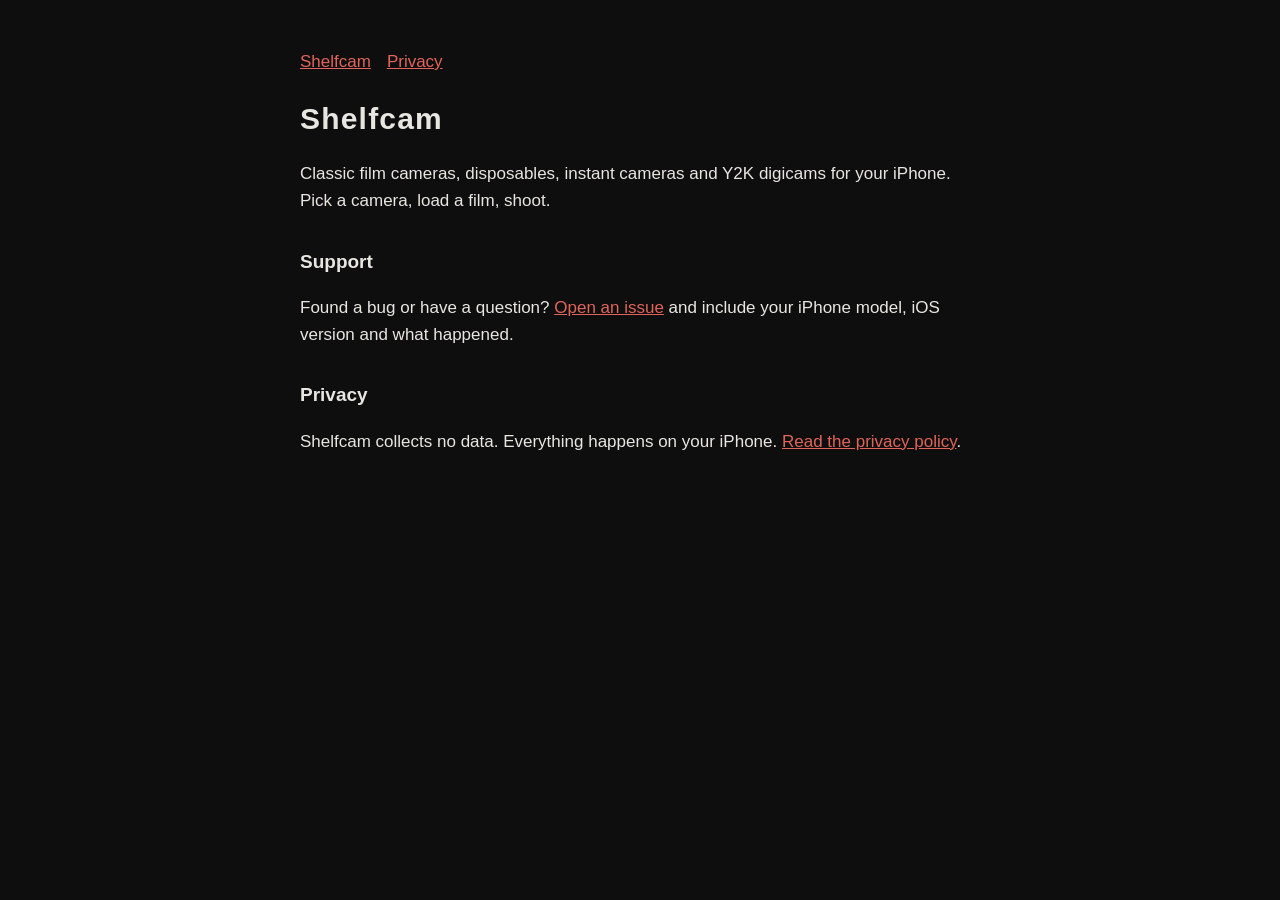
<file: index.html>
<!doctype html><html lang="en"><head><meta charset="utf-8"><meta name="viewport" content="width=device-width,initial-scale=1">
<title>Shelfcam</title><meta name="description" content="Shelfcam support for iPhone: report a problem or read the privacy policy."><link rel="icon" href="favicon.svg" type="image/svg+xml"><link rel="stylesheet" href="style.css"></head><body>
<nav><a href="index.html">Shelfcam</a><a href="privacy.html">Privacy</a></nav>
<main>
<h1>Shelfcam</h1>
<p>Classic film cameras, disposables, instant cameras and Y2K digicams for your iPhone. Pick a camera, load a film, shoot.</p>
<h2>Support</h2>
<p>Found a bug or have a question? <a href="https://github.com/jedbrnth-eng/framelab-site/issues">Open an issue</a> and include your iPhone model, iOS version and what happened.</p>
<h2>Privacy</h2>
<p>Shelfcam collects no data. Everything happens on your iPhone. <a href="privacy.html">Read the privacy policy</a>.</p>
</main></body></html>
</file>
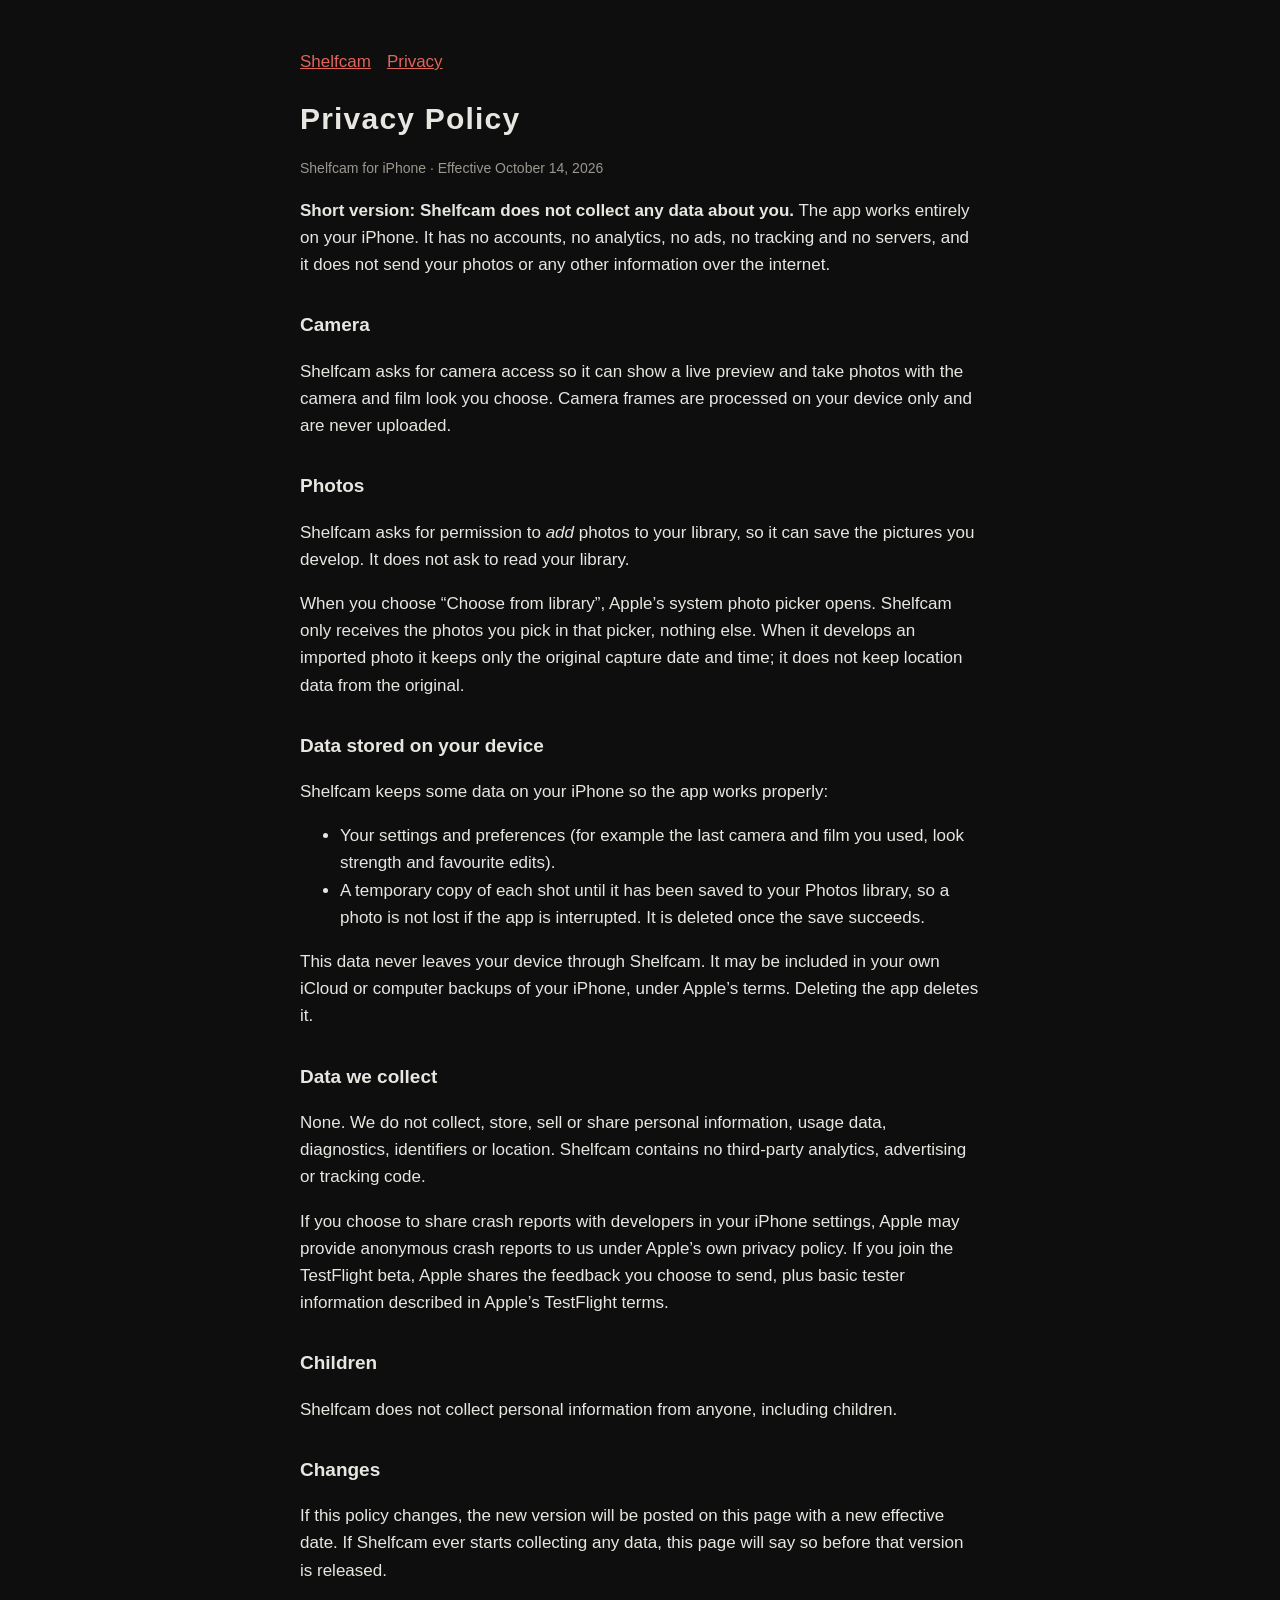
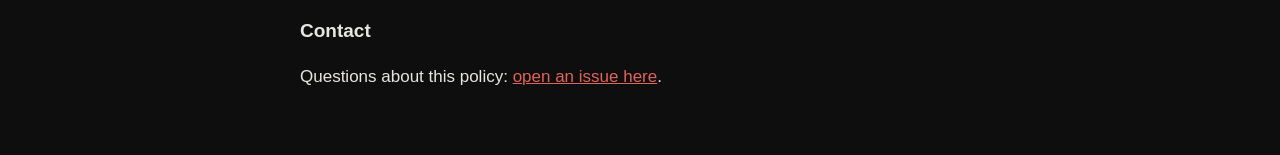
<file: privacy.html>
<!doctype html><html lang="en"><head><meta charset="utf-8"><meta name="viewport" content="width=device-width,initial-scale=1">
<title>Shelfcam Privacy Policy</title><meta name="description" content="Read the Shelfcam privacy policy for iPhone, including camera and Photos permissions."><link rel="icon" href="favicon.svg" type="image/svg+xml"><link rel="stylesheet" href="style.css"></head><body>
<nav><a href="index.html">Shelfcam</a><a href="privacy.html">Privacy</a></nav>
<main>
<h1>Privacy Policy</h1>
<p class="muted">Shelfcam for iPhone · Effective October 14, 2026</p>

<p><strong>Short version: Shelfcam does not collect any data about you.</strong> The app works entirely on your iPhone. It has no accounts, no analytics, no ads, no tracking and no servers, and it does not send your photos or any other information over the internet.</p>

<h2>Camera</h2>
<p>Shelfcam asks for camera access so it can show a live preview and take photos with the camera and film look you choose. Camera frames are processed on your device only and are never uploaded.</p>

<h2>Photos</h2>
<p>Shelfcam asks for permission to <em>add</em> photos to your library, so it can save the pictures you develop. It does not ask to read your library.</p>
<p>When you choose “Choose from library”, Apple’s system photo picker opens. Shelfcam only receives the photos you pick in that picker, nothing else. When it develops an imported photo it keeps only the original capture date and time; it does not keep location data from the original.</p>

<h2>Data stored on your device</h2>
<p>Shelfcam keeps some data on your iPhone so the app works properly:</p>
<ul>
<li>Your settings and preferences (for example the last camera and film you used, look strength and favourite edits).</li>
<li>A temporary copy of each shot until it has been saved to your Photos library, so a photo is not lost if the app is interrupted. It is deleted once the save succeeds.</li>
</ul>
<p>This data never leaves your device through Shelfcam. It may be included in your own iCloud or computer backups of your iPhone, under Apple’s terms. Deleting the app deletes it.</p>

<h2>Data we collect</h2>
<p>None. We do not collect, store, sell or share personal information, usage data, diagnostics, identifiers or location. Shelfcam contains no third-party analytics, advertising or tracking code.</p>
<p>If you choose to share crash reports with developers in your iPhone settings, Apple may provide anonymous crash reports to us under Apple’s own privacy policy. If you join the TestFlight beta, Apple shares the feedback you choose to send, plus basic tester information described in Apple’s TestFlight terms.</p>

<h2>Children</h2>
<p>Shelfcam does not collect personal information from anyone, including children.</p>

<h2>Changes</h2>
<p>If this policy changes, the new version will be posted on this page with a new effective date. If Shelfcam ever starts collecting any data, this page will say so before that version is released.</p>

<h2>Contact</h2>
<p>Questions about this policy: <a href="https://github.com/jedbrnth-eng/framelab-site/issues">open an issue here</a>.</p>
</main></body></html>
</file>
<file: style.css>
body{background:#0E0E0E;color:#E8E6E1;font:17px/1.6 -apple-system,BlinkMacSystemFont,"Helvetica Neue",sans-serif;max-width:680px;margin:0 auto;padding:48px 22px}
h1{font-size:30px;letter-spacing:.04em;margin-bottom:4px}h2{font-size:19px;margin-top:32px}
a{color:#E0645A}.muted{color:#9a978f;font-size:14px}code{font-size:15px}
nav a{margin-right:16px}
</file>
